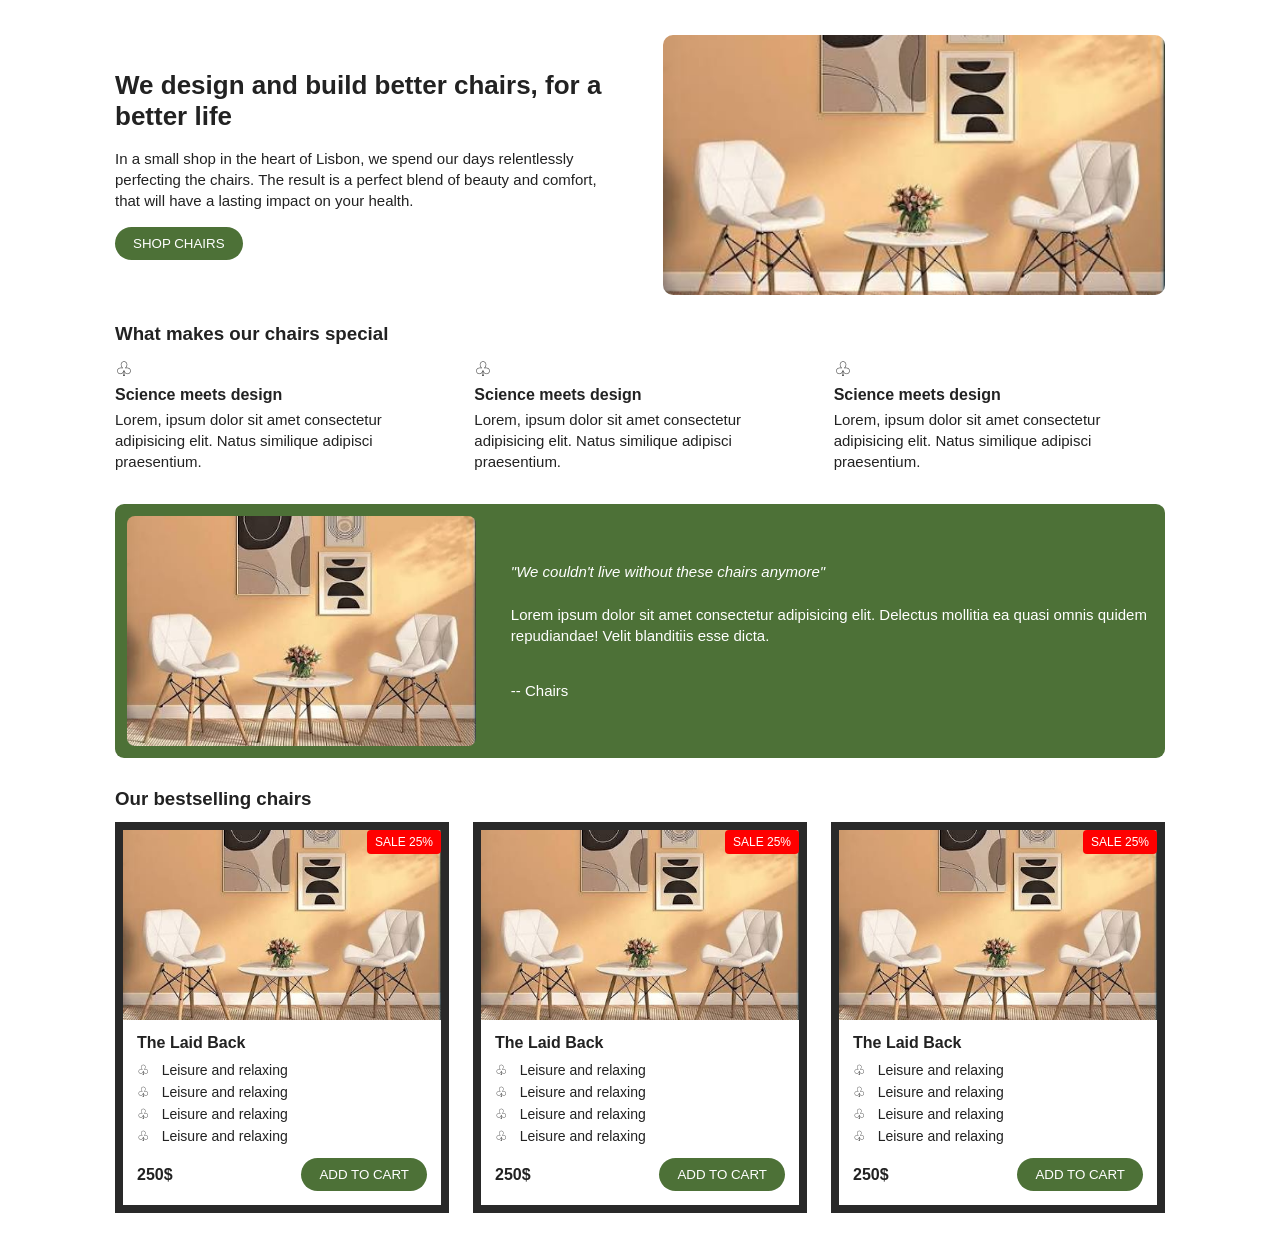
<file: 15-09-26/index.html>
<!DOCTYPE html>
<html lang="en">
<head>
    <meta charset="UTF-8">
    <meta name="viewport" content="width=device-width, initial-scale=1.0">
    <link rel="stylesheet" href="./style2.css">
    <title>Chair Shop</title>
</head>
<body>
    <div class="container">
        <div class="intro">
            <div class="intro-text">
                <h2>We design and build better chairs, for a better life</h2>
                <p>In a small shop in the heart of Lisbon, we spend our days relentlessly perfecting the chairs. The result is a perfect blend of beauty and comfort, that will have a lasting impact on your health.</p>
                <button>SHOP CHAIRS</button>
            </div>
            <img src="chair.jpg" alt="A pair of comfortable chairs">
        </div>

        <h3 class="section-title">What makes our chairs special</h3>
        <div class="features">
            <div>
                <span>♧</span>
                <h4>Science meets design</h4>
                <p>Lorem, ipsum dolor sit amet consectetur adipisicing elit. Natus similique adipisci praesentium.</p>
            </div>
            <div>
                <span>♧</span>
                <h4>Science meets design</h4>
                <p>Lorem, ipsum dolor sit amet consectetur adipisicing elit. Natus similique adipisci praesentium.</p>
            </div>
            <div>
                <span>♧</span>
                <h4>Science meets design</h4>
                <p>Lorem, ipsum dolor sit amet consectetur adipisicing elit. Natus similique adipisci praesentium.</p>
            </div>
        </div>

        <div class="quote">
            <img src="chair.jpg" alt="Chairs in a bright room">
            <div>
                <p class="quote-title">"We couldn't live without these chairs anymore"</p>
                <p>Lorem ipsum dolor sit amet consectetur adipisicing elit. Delectus mollitia ea quasi omnis quidem repudiandae! Velit blanditiis esse dicta.</p>
                <p class="quote-name">-- Chairs</p>
            </div>
        </div>

        <h3 class="section-title">Our bestselling chairs</h3>
        <div class="products">
            <div class="product">
                <p class="sale-tag">SALE 25%</p>
                <img src="chair.jpg" alt="The Laid Back chair">
                <div class="product-info">
                    <h4>The Laid Back</h4>
                    <p>♧ &nbsp; Leisure and relaxing</p>
                    <p>♧ &nbsp; Leisure and relaxing</p>
                    <p>♧ &nbsp; Leisure and relaxing</p>
                    <p>♧ &nbsp; Leisure and relaxing</p>
                    <div class="product-bottom">
                        <strong>250$</strong>
                        <button>ADD TO CART</button>
                    </div>
                </div>
            </div>
            <div class="product">
                <p class="sale-tag">SALE 25%</p>
                <img src="chair.jpg" alt="The Laid Back chair">
                <div class="product-info">
                    <h4>The Laid Back</h4>
                    <p>♧ &nbsp; Leisure and relaxing</p>
                    <p>♧ &nbsp; Leisure and relaxing</p>
                    <p>♧ &nbsp; Leisure and relaxing</p>
                    <p>♧ &nbsp; Leisure and relaxing</p>
                    <div class="product-bottom">
                        <strong>250$</strong>
                        <button>ADD TO CART</button>
                    </div>
                </div>
            </div>
            <div class="product">
                <p class="sale-tag">SALE 25%</p>
                <img src="chair.jpg" alt="The Laid Back chair">
                <div class="product-info">
                    <h4>The Laid Back</h4>
                    <p>♧ &nbsp; Leisure and relaxing</p>
                    <p>♧ &nbsp; Leisure and relaxing</p>
                    <p>♧ &nbsp; Leisure and relaxing</p>
                    <p>♧ &nbsp; Leisure and relaxing</p>
                    <div class="product-bottom">
                        <strong>250$</strong>
                        <button>ADD TO CART</button>
                    </div>
                </div>
            </div>
        </div>
    </div>
</body>
</html>
</file>
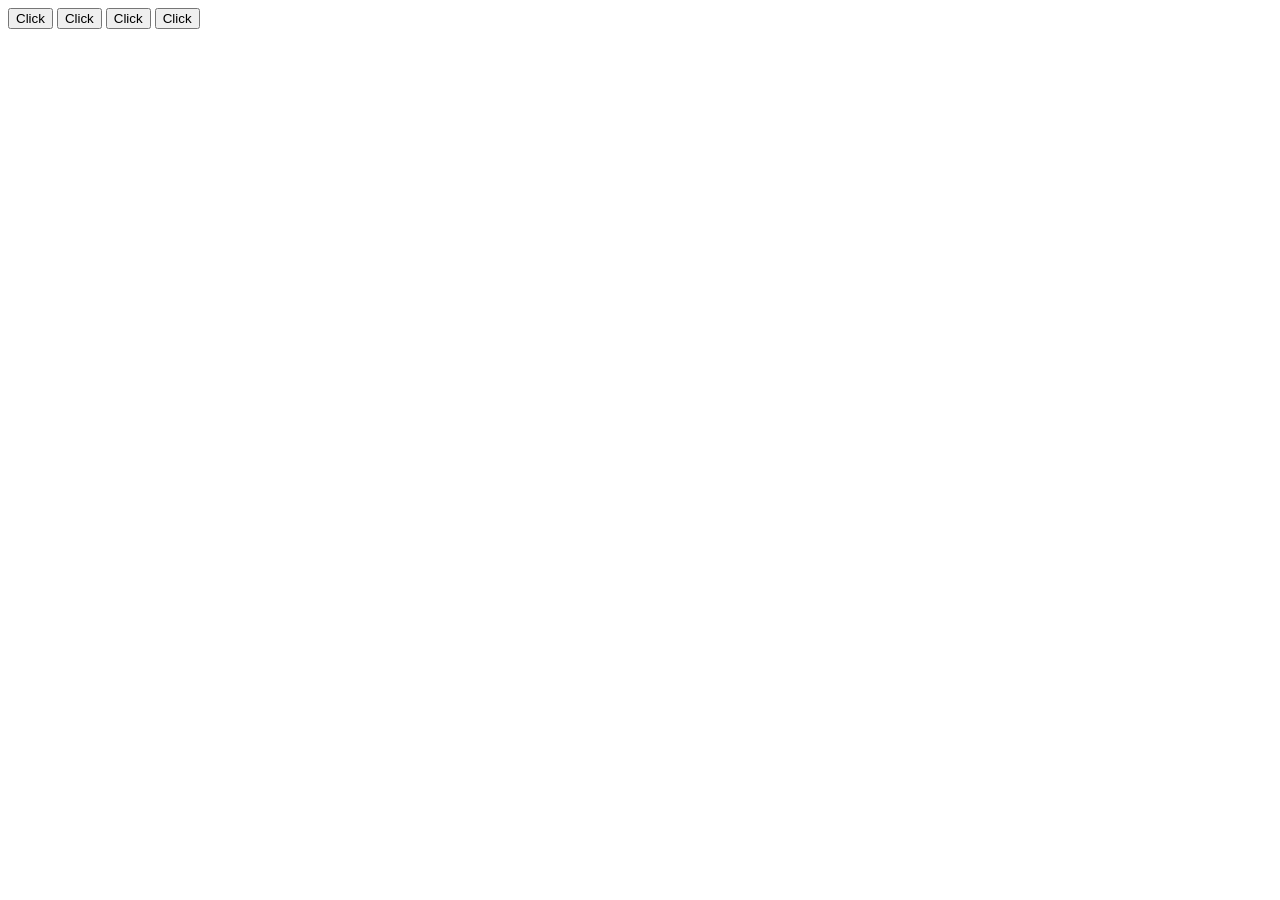
<file: 29-09-26/index.html>
<!DOCTYPE html>
<html lang="en">
<head>
    <meta charset="UTF-8">
    <meta name="viewport" content="width=device-width, initial-scale=1.0">
    <title>Document</title>
    <style>

    </style>
</head>
<body>
     
        <button class="btn">Click</button>
        <button class="btn1">Click</button>
        <button class="btn2">Click</button>
        <button class="btn3">Click</button>
    
     <script src="arrays.js"></script>
</body>
</html>
</file>
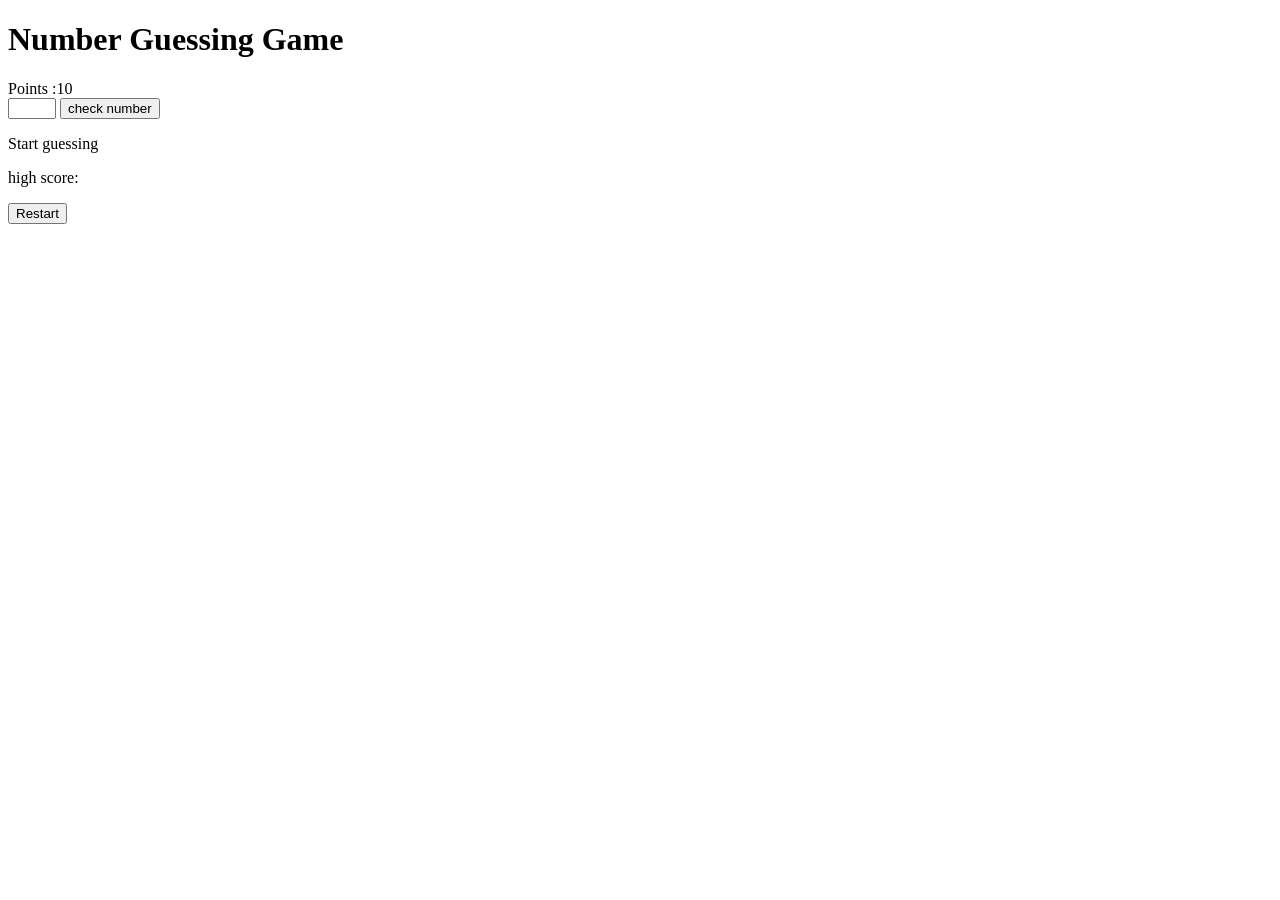
<file: 29-09-26/Game.html>
<!DOCTYPE html>
<html lang="en">
<head>
    <meta charset="UTF-8">
    <meta name="viewport" content="width=device-width, initial-scale=1.0">
    <title>Document</title>
    <style>

    </style>
</head>
<body>
     <h1>Number Guessing Game </h1><span class="points">Points :10</span><br>

     <input class="inp" type="number" >
      
        <button class="check">check number</button>
        <p class="guess-text">Start guessing</p>
       <p class="high-score">high score:</p>
       <button class="restart">Restart</button>
    
     <script src="NumberGuessingGame.js"></script>
</body>
</html>
</file>
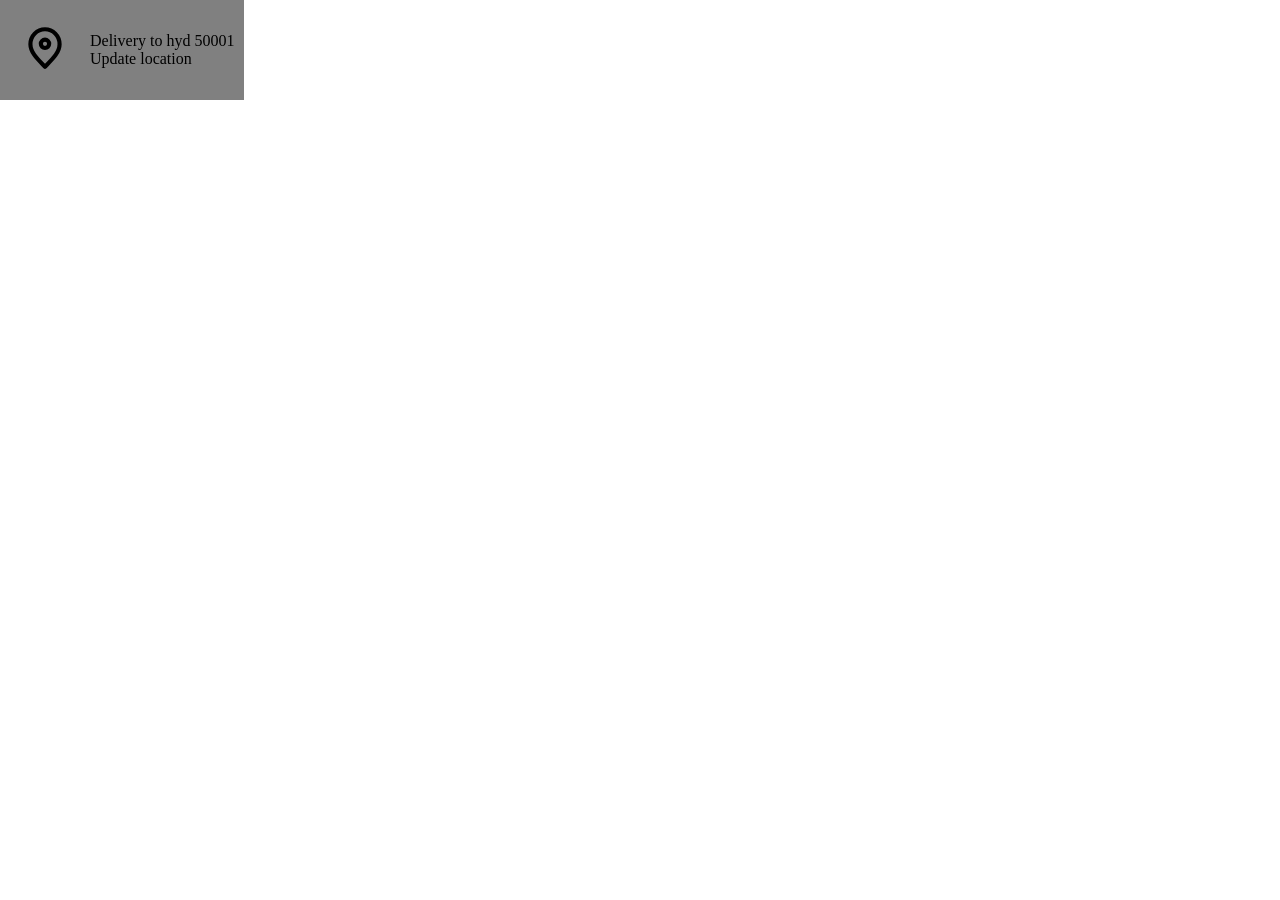
<file: 8-09-26/Amazon_demo.html>
<!DOCTYPE html>
<html lang="en">
<head>
    <meta charset="UTF-8">
    <meta name="viewport" content="width=device-width, initial-scale=1.0">
    <title>Grouping ExampleAmazon Page</title>
    <link rel="stylesheet" href="style.css">
</head>
<body>
    <div class="container">
        <div class="location"><svg xmlns="http://www.w3.org/2000/svg" width="50px" height="50px" viewBox="0 0 24 24" fill="none">
<path d="M12 21C15.5 17.4 19 14.1764 19 10.2C19 6.22355 15.866 3 12 3C8.13401 3 5 6.22355 5 10.2C5 14.1764 8.5 17.4 12 21Z" stroke="#000000" stroke-width="2" stroke-linecap="round" stroke-linejoin="round"/>
<path d="M12 12C13.1046 12 14 11.1046 14 10C14 8.89543 13.1046 8 12 8C10.8954 8 10 8.89543 10 10C10 11.1046 10.8954 12 12 12Z" stroke="#000000" stroke-width="2" stroke-linecap="round" stroke-linejoin="round"/>
</svg></div>
<div class="text">
     <div class="b">Delivery to hyd 50001</div>
        <div class="c">Update location</div>
</div>
       

    </div>
    
</body>
</html>
</file>
<file: 15-09-26/style2.css>
* {
    margin: 0;
    padding: 0;
    box-sizing: border-box;
}

body {
    font-family: Arial, Helvetica, sans-serif;
    color: #222;
}

.container {
    width: 90%;
    max-width: 1050px;
    margin: 35px auto;
}

.intro {
    display: flex;
    align-items: center;
    gap: 45px;
    margin-bottom: 28px;
}

.intro-text {
    flex: 1;
}

.intro h2 {
    font-size: 26px;
    margin-bottom: 16px;
}

.intro p,
.features p,
.quote p {
    font-size: 15px;
    line-height: 1.4;
}

.intro button,
.product button {
    background-color: #4d7137;
    color: white;
    border: none;
    border-radius: 20px;
    padding: 9px 18px;
    margin-top: 16px;
}

.intro img {
    flex: 1;
    width: 0;
    height: 260px;
    object-fit: cover;
    border-radius: 10px;
}

.section-title {
    margin: 20px 0 12px;
}

.features {
    display: grid;
    grid-template-columns: repeat(3, minmax(0, 1fr));
    gap: 28px;
    margin-bottom: 32px;
}

.features span {
    font-size: 20px;
}

.features h4 {
    margin: 5px 0;
}

.quote {
    display: flex;
    align-items: center;
    gap: 35px;
    background-color: #4d7137;
    color: white;
    padding: 12px;
    border-radius: 9px;
    margin-bottom: 30px;
}

.quote img {
    width: 34%;
    flex-shrink: 0;
    height: 230px;
    object-fit: cover;
    border-radius: 8px;
}

.quote > div {
    display: flex;
    flex-direction: column;
    gap: 22px;
}

.quote-title {
    font-style: italic;
}

.quote-name {
    margin-top: 12px;
}

.products {
    display: grid;
    grid-template-columns: repeat(3, minmax(0, 1fr));
    gap: 24px;
}

.product {
    flex: 1;
    background-color: #292929;
    padding: 8px;
    position: relative;
}

.sale-tag {
    position: absolute;
    top: 8px;
    right: 8px;
    background-color: red;
    color: white;
    padding: 5px 8px;
    border-radius: 4px;
    font-size: 12px;
    z-index: 1;
}

.product img {
    width: 100%;
    height: 190px;
    object-fit: cover;
    display: block;
}

.product-info {
    background-color: white;
    padding: 14px;
}

.product-info h4 {
    margin-bottom: 10px;
}

.product-info p {
    margin: 6px 0;
    font-size: 14px;
}

.product-bottom {
    display: flex;
    align-items: center;
    justify-content: space-between;
    margin-top: 14px;
}

.product button {
    margin: 0;
}

@media (max-width: 800px) {
    .products {
        grid-template-columns: repeat(2, minmax(0, 1fr));
    }
}

@media (max-width: 650px) {
    .intro {
        flex-direction: column;
        align-items: stretch;
        gap: 20px;
    }

    .intro-text,
    .intro img {
        width: 100%;
    }

    .products {
        grid-template-columns: 1fr;
    }

    .features {
        grid-template-columns: 1fr;
    }

    .quote {
        flex-direction: column;
        align-items: stretch;
    }

    .quote img {
        width: 100%;
        height: 200px;
    }
}
</file>
<file: 8-09-26/style.css>
*{
    margin:0px;
    padding: 0px;

}
.container{
    width=200px;
    height:80px;
    background-color: gray;
    display:inline-flex;
    align-items: center;
    padding:10px;
    gap:10px;
}

.location svg{
    
    align-content: center;
    padding:10px;
}
h1{
    width:50px;
    height:50px;
    background-color: aqua;
    display:inline-block;
    padding:20px;
    margin:30px;
    border :2px dotted black;
    align-items: center;
}

.flex{
    
    width: 200px;
    height:100px;

}
.box1{
    background-color: red;
    width: 20px;
    height: 30px;
}
.box2{
    background-color: rgb(0, 251, 255);
    width: 20px;
    height: 30px;
}
.box3{
    background-color: rgb(17, 255, 0);
    width: 20px;
    height: 30px;
}
.box4{
    background-color: rgb(255, 162, 0);
    width: 20px;
    height: 30px;
}
.box5{
    background-color: rgb(0, 0, 255);
    width: 20px;
    height: 30px;
}
c1{
    display:hidden;
}
</file>
